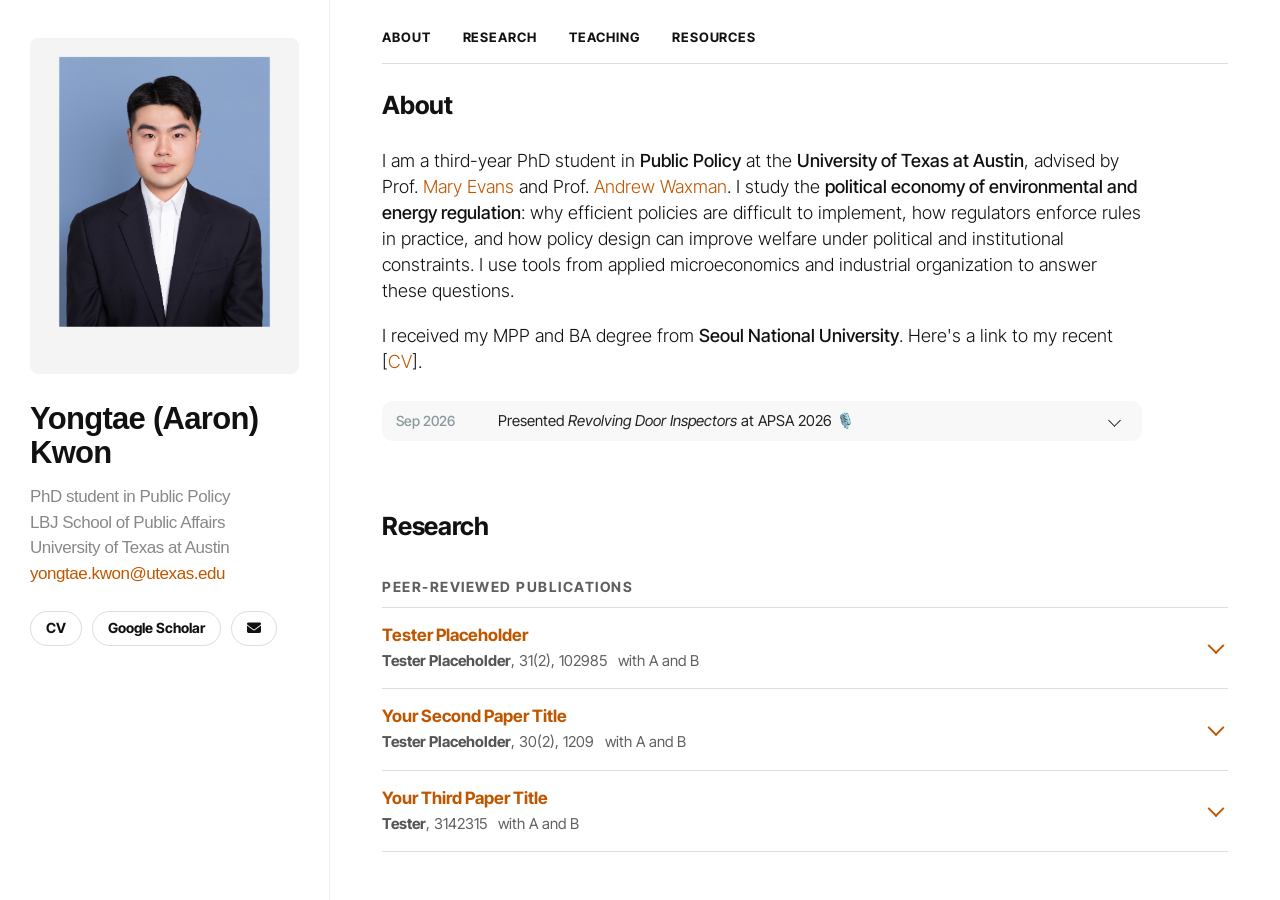
<file: index.html>
<!DOCTYPE html>
<html lang="en">

<head>
  <meta charset="UTF-8" />
  <meta name="viewport" content="width=device-width, initial-scale=1.0" />
  <link
  rel="stylesheet"
  href="https://cdnjs.cloudflare.com/ajax/libs/font-awesome/6.5.2/css/all.min.css"
  />

  <link
    rel="icon"
    type="image/png"
    href="./assets/favicon.png"
  />

  <title>Yongtae (Aaron) Kwon</title>

  <link rel="stylesheet" href="style.css" />
</head>

<body>

  <main class="page">

    <!-- =====================================================
         LEFT PROFILE PANEL
    ====================================================== -->

    <header class="hero">

      <!-- Profile Photo -->

      <div class="photo-wrap">
        <img
          src="assets/profile2.png"
          alt="Profile photo"
          class="profile-photo"
        />
      </div>


      <!-- Intro / Credentials -->

      <div class="intro">

        <h1>
          Yongtae (Aaron) Kwon
        </h1>

        <p class="role">
          PhD student in Public Policy
        </p>

        <p class="institution">
          LBJ School of Public Affairs
        </p>

        <p class="institution">
          University of Texas at Austin
        </p>
        <p class="institution">
          <a href="mailto:yongtae.kwon@utexas.edu">yongtae.kwon@utexas.edu</a>    
        </p>



        <!-- Contact Buttons -->

        <div class="contact">

          <div class="contact-buttons">

            <a
              class="contact-button"
              href="assets/Yongtae_Kwon_CV.pdf"
              target="_blank"
              rel="noopener"
            >
              CV
            </a>

            <a
              class="contact-button"
              href="https://scholar.google.com/..."
              target="_blank"
              rel="noopener"
            >
              Google Scholar
            </a>

 <a
              class="contact-button"
              href="mailto:yongtae.kwon@utexas.edu"
              target="_blank"
              rel="noopener"
            >
         <i class="fa-solid fa-envelope"></i>
            </a>
          
            
          </div>

        </div>

      </div>

    </header>


    <!-- =====================================================
         RIGHT SCROLLABLE CONTENT PANEL
    ====================================================== -->

    <div class="content-panel slate home-slate">


      <!-- ===================================================
           NAVIGATION
      ==================================================== -->

<nav class="nav">
  <a href="#about">About</a>
  <a href="#research">Research</a>
  <a href="#teaching">Teaching</a>
  <a href="resources.html">Resources</a>
</nav>


      <!-- ===================================================
           BIO
      ==================================================== -->

      <section id="about">
         <h2>
          About
        </h2>
        <p>
         I am a third-year PhD student in <strong>Public Policy</strong> at the
          <strong>University of Texas at Austin</strong>, advised by Prof.
          <a
            href="https://sites.google.com/view/mfranevans"
            title="Mary Evans"
            target="_blank"
            rel="noopener"
          >
            Mary Evans
          </a>
          and Prof.
          <a
            href="https://www.andrewrwaxman.com"
            title="Andrew Waxman"
            target="_blank"
            rel="noopener"
          >
            Andrew Waxman</a>.

          I study the <strong>political economy of environmental and energy regulation</strong>:
          why efficient policies are difficult to implement, how regulators
          enforce rules in practice, and how policy design can improve welfare
          under political and institutional constraints. I use tools from
          applied microeconomics and industrial organization to
          answer these questions.
        </p>

        <p>
          I received my MPP and BA degree from <strong>Seoul National University</strong>.
          Here's a link to my recent
          [<a
            href="assets/CV_Aug_2026.pdf"
            title="CV"
            target="_blank"
            rel="noopener"
          >CV</a>].
        </p>



<!-- Compact expandable updates, inside About -->

<details class="news-accordion">

  <summary class="news-summary">
       <span class="news-date">Sep 2026</span>
      <span class="news-text">
        Presented <i>Revolving Door Inspectors</i> at APSA 2026 🎙️
      </span>
    <span class="news-chevron" aria-hidden="true"></span>
  </summary>

  <!-- NOTE THAT ONLY FOR THE FIRST NEWS, SAME THING ENTERS TWICE / CUT AT </SPAN> -->
  <div class="news-expanded">
    <div class="news-entry">
      <span class="news-date">Sep 2026</span>
      <span class="news-text">
        Presented <i>Revolving Door Inspectors</i> at APSA 2026 🎙️
      </span>
    </div>
    
    <div class="news-entry">
      <span class="news-date">Apr 2026</span>
      <span class="news-text">
        Poster session for UT Energy Week 2026 📃
      </span>
    </div>

    <div class="news-entry">
      <span class="news-date">Nov 2025</span>
      <span class="news-text">
        Presented at LBJ School's Sack Lunch Seminar 👝
      </span>
    </div>

  </div>

</details>

        
      </section>
      <!-- ===================================================
           RESEARCH
      ==================================================== -->

      <section id="research">

        <h2>
          Research
        </h2>


        <!-- =================================================
             PEER-REVIEWED PUBLICATIONS
        ================================================== -->

        <div class="research-group-title">
          Peer-Reviewed Publications
        </div>


        <div class="research-list">


          <!-- PAPER 1 -->

          <details class="research-item">

            <summary class="research-summary">

              <div class="research-title">

                <a
                  href="YOUR-PAPER-LINK"
                  target="_blank"
                  rel="noopener"
                >
                  Tester Placeholder
                </a>

              </div>


              <div class="research-meta">

                <span class="research-journal">
                  Tester Placeholder
                </span>

                <span class="research-citation">
                  , 31(2), 102985
                </span>

                <span class="research-authors">
                  with A and B
                </span>

              </div>

            </summary>


            <div class="research-abstract">

              <span class="research-abstract-label">
                Abstract
              </span>

              <p>
               Lorem Ipsum is simply dummy text of the printing and typesetting industry. Lorem Ipsum has been the industry's standard dummy text ever since 1966, when designers at Letraset and James Mosley, the librarian at St Bride Printing Library in London, took a 1914 Cicero translation and scrambled it to make dummy text for Letraset's Body Type sheets. It has survived not only many decades, but also the leap into electronic typesetting, remaining essentially unchanged. It was popularised thanks to these sheets and more recently with desktop publishing software like Aldus PageMaker and Microsoft Word including versions of Lorem Ipsum.
              </p>

      

    <!-- ADDITIONAL PAPER MATERIALS -->

    <div class="research-resource-links">

      <a
        class="research-resource-link"
        href="YOUR-UNGATED-PAPER-LINK"
        target="_blank"
        rel="noopener"
      >
        Ungated Paper
      </a>

      <a
        class="research-resource-link"
        href="YOUR-PREREGISTRATION-LINK"
        target="_blank"
        rel="noopener"
      >
        Pre-registration
      </a>

      <a
        class="research-resource-link"
        href="YOUR-REPLICATION-CODE-LINK"
        target="_blank"
        rel="noopener"
      >
        Replication Code
      </a>

      <a
        class="research-resource-link"
        href="YOUR-DATA-LINK"
        target="_blank"
        rel="noopener"
      >
        Data
      </a>

      <a
        class="research-resource-link"
        href="YOUR-APPENDIX-LINK"
        target="_blank"
        rel="noopener"
      >
        Appendix
      </a>

    </div>


              
            </div>

          </details>


          <!-- PAPER 2 -->

          <details class="research-item">

            <summary class="research-summary">

              <div class="research-title">

                <a
                  href="YOUR-PAPER-LINK"
                  target="_blank"
                  rel="noopener"
                >
                  Your Second Paper Title
                </a>

              </div>


              <div class="research-meta">

                <span class="research-journal">
                Tester Placeholder
                </span>

                <span class="research-citation">
                  , 30(2), 1209
                </span>

                <span class="research-authors">
                  with A and B
                </span>

              </div>

            </summary>


            <div class="research-abstract">

              <span class="research-abstract-label">
                Abstract
              </span>

              <p>
                Put your abstract here.
              </p>

            </div>

          </details>


          <!-- PAPER 3 -->

          <details class="research-item">

            <summary class="research-summary">

              <div class="research-title">

                <a
                  href="YOUR-PAPER-LINK"
                  target="_blank"
                  rel="noopener"
                >
                  Your Third Paper Title
                </a>

              </div>


              <div class="research-meta">

                <span class="research-journal">
                  Tester
                </span>

                <span class="research-citation">
                  , 3142315
                </span>

                <span class="research-authors">
                  with A and B
                </span>

              </div>

            </summary>


            <div class="research-abstract">

              <span class="research-abstract-label">
                Abstract
              </span>

              <p>
                Put your abstract here.
              </p>

            </div>

          </details>

        </div>


        <!-- =================================================
             WORKING PAPERS
        ================================================== -->

        <div class="research-group-title">
          Working Papers
        </div>


        <div class="research-list">


          <!-- WORKING PAPER 1 -->

          <details class="research-item">

            <summary class="research-summary">

              <div class="research-title">

                <a
                  href="YOUR-WORKING-PAPER-LINK"
                  target="_blank"
                  rel="noopener"
                >
                  Your Working Paper Title
                </a>

              </div>


              <div class="research-meta">

                <span class="research-journal">
                  Tester
                </span>

                <span class="research-citation">
                  , 21312312321
                </span>

                <span class="research-authors">
                  with A and B
                </span>

              </div>

            </summary>


            <div class="research-abstract">

              <span class="research-abstract-label">
                Abstract
              </span>

              <p>
                Put your abstract here.
              </p>

            </div>

          </details>

        </div>


        <!-- =================================================
             WORK IN PROGRESS
        ================================================== -->

        <div class="research-group-title">
          Work in Progress
        </div>


        <div class="research-list">


          <!-- WIP 1 -->

          <details class="research-item">

            <summary class="research-summary">

              <div class="research-title">


                <a
  href="#"
  onclick="return false;"
>
  Your Work in Progress Title
</a>

              </div>


              <div class="research-meta">

                <span class="research-journal">
                  Placeholder
                </span>

                <span class="research-citation">
                  , 12321312
                </span>

                <span class="research-authors">
                  with A and B 
                </span>

                <span class="research-status">
                Under Review
                </span>

              </div>

            </summary>


            <div class="research-abstract">

              <span class="research-abstract-label">
                Abstract
              </span>

              <p>
                Put your abstract here.
              </p>

            </div>

          </details>

        </div>

      </section>


      <!-- ===================================================
           TEACHING
      ==================================================== -->
<section id="teaching">

  <h2>Teaching</h2>

  <div class="teaching-courses">

    <!-- COURSE 1 -->
    <div class="teaching-course">

      <div class="teaching-semesters">

        <a
          class="semester-link"
          href="YOUR-LINK-FOR-SPRING-2026"
          target="_blank"
          rel="noopener"
        >
          Spring 2026
        </a>

        <a
          class="semester-link"
          href="YOUR-LINK-FOR-FALL-2025"
          target="_blank"
          rel="noopener"
        >
          Fall 2025
        </a>

        <a
          class="semester-link"
          href="YOUR-LINK-FOR-SPRING-2025"
          target="_blank"
          rel="noopener"
        >
          Spring 2025
        </a>

      </div>

      <div class="teaching-info">

        <h3 class="teaching-title">
          PA 399K: Applied Economics for Policy Analysis
        </h3>

        <p class="teaching-description">
          Master's · Teaching Assistant
        </p>

      </div>

    </div>


    <!-- COURSE 2 -->
    <div class="teaching-course">

      <div class="teaching-semesters">

        <a
          class="semester-link"
          href="YOUR-LINK"
          target="_blank"
          rel="noopener"
        >
          Fall 2024
        </a>

      </div>

      <div class="teaching-info">

        <h3 class="teaching-title">
          COURSE 000: Another Course
        </h3>

        <p class="teaching-description">
          Undergraduate · Teaching Assistant
        </p>

      </div>

    </div>

  </div>

</section>


    </div>

  </main>

</body>

</html>
</file>
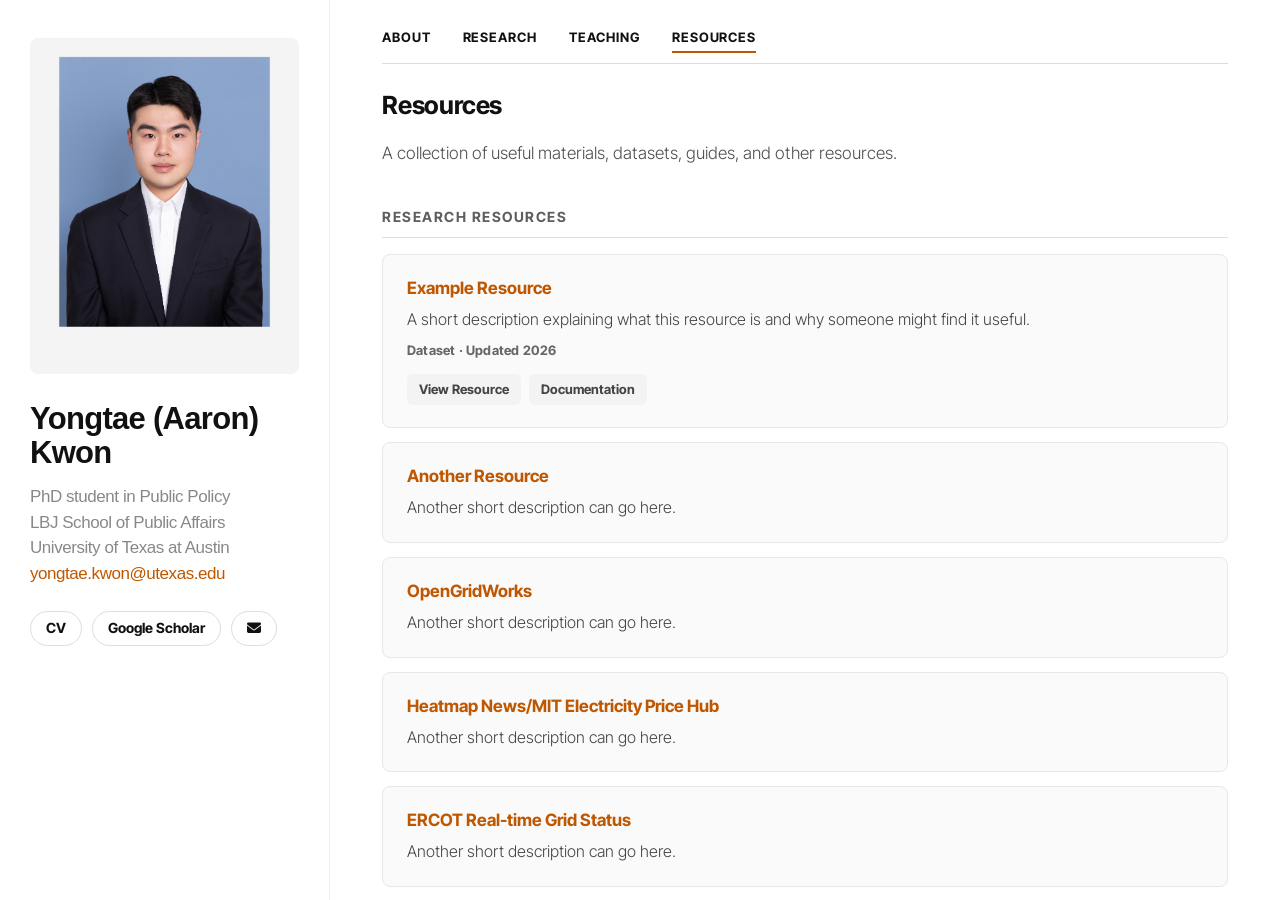
<file: resources.html>
<!DOCTYPE html>
<html lang="en">

<head>
  <meta charset="UTF-8" />
  <meta name="viewport" content="width=device-width, initial-scale=1.0" />
  <link
  rel="stylesheet"
  href="https://cdnjs.cloudflare.com/ajax/libs/font-awesome/6.5.2/css/all.min.css"
  />

  <link
    rel="icon"
    type="image/png"
    href="./assets/favicon.png"
  />

  <title>Yongtae (Aaron) Kwon</title>

  <link rel="stylesheet" href="style.css" />
</head>

<body>

  <main class="page">

    <!-- =====================================================
         LEFT PROFILE PANEL
    ====================================================== -->

    <header class="hero">

      <!-- Profile Photo -->

      <div class="photo-wrap">
        <img
          src="assets/profile2.png"
          alt="Profile photo"
          class="profile-photo"
        />
      </div>


      <!-- Intro / Credentials -->

      <div class="intro">

        <h1>
          Yongtae (Aaron) Kwon
        </h1>

        <p class="role">
          PhD student in Public Policy
        </p>

        <p class="institution">
          LBJ School of Public Affairs
        </p>

        <p class="institution">
          University of Texas at Austin
        </p>
        <p class="institution">
          <a href="mailto:yongtae.kwon@utexas.edu">yongtae.kwon@utexas.edu</a>    
        </p>



        <!-- Contact Buttons -->

        <div class="contact">

          <div class="contact-buttons">

            <a
              class="contact-button"
              href="assets/Yongtae_Kwon_CV.pdf"
              target="_blank"
              rel="noopener"
            >
              CV
            </a>

            <a
              class="contact-button"
              href="https://scholar.google.com/..."
              target="_blank"
              rel="noopener"
            >
              Google Scholar
            </a>

 <a
              class="contact-button"
              href="mailto:yongtae.kwon@utexas.edu"
              target="_blank"
              rel="noopener"
            >
         <i class="fa-solid fa-envelope"></i>
            </a>
          
            
          </div>

        </div>

      </div>

    </header>


    <!-- =====================================================
         RIGHT SCROLLABLE CONTENT PANEL — RESOURCES
    ====================================================== -->

    <div class="content-panel slate resources-slate">

      <nav class="nav">
        <a href="/#about">About</a>
        <a href="/#research">Research</a>
        <a href="/#teaching">Teaching</a>
        <a href="/resources.html" aria-current="page">Resources</a>
      </nav>
      
      <section id="resources">

        <h2>Resources</h2>

        <p class="resources-intro">
          A collection of useful materials, datasets, guides, and other resources.
        </p>

        <!-- =========================================
             RESEARCH RESOURCES
        ========================================== -->

        <div class="resource-group">

          <h3 class="resource-group-title">
            Research Resources
          </h3>

          <ul class="resource-list">

            <!-- RESOURCE 1 -->
            <li class="resource-card">

              <h4 class="resource-title">
                <a href="#">
                  Example Resource
                </a>
              </h4>

              <p class="resource-description">
                A short description explaining what this resource is
                and why someone might find it useful.
              </p>

              <p class="resource-meta">
                Dataset · Updated 2026
              </p>

              <div class="resource-actions">
                <a class="resource-button" href="#">
                  View Resource
                </a>

                <a class="resource-button" href="#">
                  Documentation
                </a>
              </div>

            </li>

            <!-- RESOURCE 2 -->
            <li class="resource-card">

              <h4 class="resource-title">
                <a href="#">
                  Another Resource
                </a>
              </h4>

              <p class="resource-description">
                Another short description can go here.
              </p>

            </li>
            
            <!-- RESOURCE XX -->
            <li class="resource-card">
              <h4 class="resource-title">
                  <a href="https://opengridworks.com/">
                  OpenGridWorks
                  </a>
              </h4>
              <p class="resource-description">
                Another short description can go here.
              </p>
            </li>

            <!-- RESOURCE XX -->
            <li class="resource-card">
              <h4 class="resource-title">
                  <a href="https://electricity.heatmap.news">
                  Heatmap News/MIT Electricity Price Hub
                  </a>
              </h4>
              <p class="resource-description">
                Another short description can go here.
              </p>
            </li>

            <!-- RESOURCE XX -->
            <li class="resource-card">
              <h4 class="resource-title">
                  <a href="https://www.ercot.com">
                  ERCOT Real-time Grid Status
                  </a>
              </h4>
              <p class="resource-description">
                Another short description can go here.
              </p>
            </li>

            <!-- RESOURCE XX -->
            <li class="resource-card">
              <h4 class="resource-title">
                  <a href="https://usenergydata.org">
                  US Energy Data 
                  </a>
              </h4>
              <p class="resource-description">
                 Institute for Progress and Arnold Ventures
              </p>
            </li>

            <!-- RESOURCE XX -->
            <li class="resource-card">
              <h4 class="resource-title">
                  <a href="https://store.steampowered.com/app/2429930/Power_Network_Tycoon/">
                  Power Network Tycoon
                  </a>
              </h4>
              <p class="resource-description">
                 ..
              </p>
            </li>



            
          </ul>

        </div>

        <!-- =========================================
             TEACHING RESOURCES
        ========================================== -->

        <div class="resource-group">

          <h3 class="resource-group-title">
            Teaching Resources
          </h3>

          <ul class="resource-list">

            <!-- RESOURCE 1 -->
            <li class="resource-card">

              <h4 class="resource-title">
                <a href="#">
                  Example Teaching Resource
                </a>
              </h4>

              <p class="resource-description">
                Description of the teaching material.
              </p>

              <div class="resource-actions">
                <a class="resource-button" href="#">
                  View
                </a>
              </div>

            </li>

          </ul>

        </div>

      </section>

    </div>

  </main>

</body>

</html>
</file>
<file: style.css>
@import url('https://fonts.googleapis.com/css2?family=Inter+Tight:wght@400;500;700&display=swap');

:root {
  --text: #111111;
  --muted: #777777;
  --credential: #777777;

  --link: #BF5700;
  --link-soft: rgba(191, 87, 0, 0.08);

  --border: #dddddd;
  --bg: #ffffff;

  --research-line: #dedede;

  --sidebar-width: 330px;

  /* Teaching */
  --teaching-box: #f3f3f3;
  --teaching-box-text: #444444;
  --teaching-hover: #07182d;
  --teaching-line: #eeeeee;

  /* Resources */
  --resource-card-bg: #fafafa;
  --resource-card-border: #e7e7e7;
  --resource-meta: #666666;
}

/* =========================================================
   GLOBAL
========================================================= */

* {
  box-sizing: border-box;
}

html {
  scroll-behavior: smooth;
}

html,
body {
  margin: 0;
  width: 100%;
  height: 100%;
}

body {
  overflow: hidden;

  background: var(--bg);
  color: var(--text);

  font-family: "Inter Tight", Varta, sans-serif;
  font-size: 18px;
  font-weight: 300;
  line-height: 1.45;
  -webkit-font-smoothing: antialiased;
}

/* =========================================================
   MAIN TWO-COLUMN ARCHITECTURE
   Used by BOTH index.html and resources.html
========================================================= */

.page {
  display: grid;
  grid-template-columns: var(--sidebar-width) minmax(0, 1fr);

  width: 100%;
  max-width: 1280px;
  height: 100vh;

  margin: 0 auto;
  padding: 0;
}

/* =========================================================
   LEFT PROFILE PANEL
========================================================= */

.hero {
  display: flex;
  flex-direction: column;

  width: 100%;
  height: 100vh;

  padding: 38px 30px 40px;

  overflow-y: auto;

  border-right: 1px solid #eeeeee;

  background: #ffffff;
}

/* =========================================================
   PROFILE PHOTO
========================================================= */

.photo-wrap {
  width: 100%;
  max-width: 270px;

  aspect-ratio: 4 / 5;

  margin: 0 0 28px;

  padding: 0;

  overflow: hidden;

  border-radius: 8px;

  background: #f4f4f4;
}

.profile-photo {
  display: block;

  width: 100%;
  height: 100%;

  object-fit: cover;
  object-position: center top;

  border-radius: 8px;
}

/* =========================================================
   INTRO
========================================================= */

.intro {
  width: 100%;
}

/* =========================================================
   NAME
========================================================= */

h1 {
  margin: 0 0 17px;

  font-family:
    "Helvetica Neue",
    Helvetica,
    Arial,
    sans-serif;

  font-size: 31px;
  font-weight: 700;

  line-height: 1.08;

  letter-spacing: -0.7px;

  color: var(--text);
}

/* =========================================================
   CREDENTIALS
========================================================= */
.role,
.institution {
  margin: 0 0 3.5px;

  font-family:
    "Helvetica Neue",
    Helvetica,
    Arial,
    sans-serif;

  font-size: 17px;
  font-weight: 400;

  line-height: 1.30;
  letter-spacing: -0.45px;

  color: #888888;

  -webkit-font-smoothing: antialiased;
}

.institution:last-of-type {
  margin-bottom: 0;
}

/* =========================================================
   LEFT PANEL CONTACT / BUTTON AREA
========================================================= */

.contact {
  margin: 26px 0 0;

  font-family: "Inter Tight", Varta, sans-serif;
}

/* =========================================================
   CONTACT BUTTONS
========================================================= */

.contact-buttons {
  display: flex;
  flex-direction: row;
  flex-wrap: wrap;
  align-items: center;

  gap: 10px;

  width: 100%;
  margin-top: 0;
}

.contact-button,
.contact-button:visited {
  display: inline-block;

  padding: 8px 15px;

  border: 1.5px solid var(--border);
  border-radius: 999px;

  background: #ffffff;

  color: var(--text) !important;

  font-family: "Inter Tight", Varta, sans-serif;
  font-size: 14px;
  font-weight: 700;

  line-height: 1.2;

  text-decoration: none !important;

  cursor: pointer;

  transition:
    border-color 0.18s ease,
    background-color 0.18s ease,
    color 0.18s ease;
}

.contact-button:hover {
  border-color: var(--link);

  background: var(--link-soft);

  color: var(--link) !important;

  text-decoration: none !important;
}

.contact-button:focus-visible {
  outline: 2px solid var(--link);
  outline-offset: 3px;
}

.contact-button:active {
  border-color: var(--link);

  background: rgba(191, 87, 0, 0.12);

  color: var(--link) !important;
}

/* =========================================================
   GENERAL LINKS
========================================================= */

a,
a:visited,
a:active {
  color: var(--link);

  text-decoration: none;
}

a:hover {
  color: var(--link);

  text-decoration: underline;
}

/* =========================================================
   RIGHT CONTENT PANEL / SLATE
========================================================= */

.content-panel,
.slate {
  position: relative;

  min-width: 0;
  height: 100vh;

  overflow-y: auto;
  overflow-x: hidden;

  padding: 0 52px 80px;

  background: var(--bg);

  scroll-behavior: smooth;
}

/*
  Optional semantic class:
  <main class="content-panel slate home-slate">...</main>
  <main class="content-panel slate resources-slate">...</main>
*/

.home-slate,
.resources-slate {
  min-width: 0;
}

/* =========================================================
   STICKY NAVIGATION
========================================================= */

.nav {
  position: sticky;
  top: 0;
  z-index: 100;

  display: flex;
  align-items: center;
  flex-wrap: wrap;

  gap: 32px;

  margin: 0 0 26px;

  padding: 26px 0 10px;

  border-bottom: 1px solid var(--border);

  background: rgba(255, 255, 255, 0.96);

  backdrop-filter: blur(8px);

  font-family: "Inter Tight", Varta, sans-serif;
}

.nav a,
.nav a:visited,
.nav a:active {
  position: relative;

  display: inline-block;

  padding: 5px 0 9px;

  color: var(--text) !important;

  font-family: "Inter Tight", Varta, sans-serif;

  font-size: 13px;
  font-weight: 700;

  line-height: 1;

  letter-spacing: 0.9px;

  text-transform: uppercase;

  white-space: nowrap;

  text-decoration: none !important;
}

.nav a::after {
  content: "";

  position: absolute;

  left: 0;
  bottom: 0;

  width: 100%;
  height: 2px;

  background: var(--link);

  transform: scaleX(0);
  transform-origin: left center;

  transition: transform 0.18s ease;
}

.nav a:hover {
  color: var(--text) !important;

  text-decoration: none !important;
}

.nav a:hover::after,
.nav a:focus-visible::after,
.nav a[aria-current="page"]::after,
.nav a[aria-current="location"]::after {
  transform: scaleX(1);
}

.nav a:focus-visible {
  outline: none;
}

/* =========================================================
   ALL SECTIONS
========================================================= */

section {
  display: block;

  width: 100%;

  margin: 0 0 70px;

  padding: 0;

  font-family: "Inter Tight", Varta, sans-serif;

  scroll-margin-top: 100px;
}

/* =========================================================
   SECTION HEADINGS
========================================================= */

section > h2,
h2 {
  width: 100%;

  margin: 0 0 28px;

  padding: 0;

  border: none;

  font-family: "Inter Tight", Varta, sans-serif;

  font-size: 25px;
  font-weight: 700;

  line-height: 1.2;

  letter-spacing: -0.2px;

  color: var(--text);
}

h3 {
  font-family: "Inter Tight", Varta, sans-serif;

  font-size: 18px;
  font-weight: 400;

  line-height: 1.35;

  margin: 0 0 4px;
}

/* =========================================================
   BIO
========================================================= */

#about {
  font-family: "Inter Tight", Varta, sans-serif;
}

#about > p {
  max-width: 760px;
}

#about p:first-of-type {
  margin-top: 0;
}

/* =========================================================
   BIO GRID
========================================================= */

.bio-grid {
  display: grid;

  grid-template-columns: 0.85fr 1.15fr;

  gap: 58px;

  margin-top: 70px;
}

/* =========================================================
   BIO COLUMN HEADINGS
========================================================= */

.bio-heading {
  margin: 0 0 20px;

  font-family: "Inter Tight", Varta, sans-serif;

  font-size: 14px;
  font-weight: 700;

  line-height: 1.2;

  letter-spacing: 1.5px;

  text-transform: uppercase;

  color: #5f5f5f;
}

/* =========================================================
   RESEARCH INTERESTS
========================================================= */

.bio-list {
  margin: 0;

  padding-left: 22px;
}

.bio-list li {
  margin-bottom: 13px;

  font-family: "Inter Tight", Varta, sans-serif;

  font-size: 17px;
  font-weight: 400;

  line-height: 1.4;

  color: var(--text);
}

/* =========================================================
   EDUCATION
========================================================= */

.education-list {
  margin: 0;

  padding-left: 22px;
}

.education-list li {
  margin-bottom: 17px;

  font-family: "Inter Tight", Varta, sans-serif;

  font-size: 17px;

  line-height: 1.35;

  color: var(--text);
}

.degree-line {
  margin-bottom: 4px;
}

.degree-line strong {
  font-weight: 700;
}

.school-line {
  color: #666666;

  font-size: 16px;

  line-height: 1.35;
}

/* =========================================================
   RESEARCH
========================================================= */

#research {
  font-family: "Inter Tight", Varta, sans-serif;
}

/* =========================================================
   RESEARCH SUBSECTION TITLES
========================================================= */

.research-group-title {
  margin: 58px 0 0;

  padding-bottom: 11px;

  border-bottom: 1px solid var(--research-line);

  color: #5f5f5f;

  font-family: "Inter Tight", Varta, sans-serif;

  font-size: 14px;
  font-weight: 700;

  line-height: 1.2;

  letter-spacing: 1.5px;

  text-transform: uppercase;
}

#research > h2 + .research-group-title {
  margin-top: 38px;
}

/* =========================================================
   RESEARCH LIST
========================================================= */

.research-list {
  width: 100%;

  margin: 0;

  padding: 0;

  border-top: none;
}

/* =========================================================
   RESEARCH ITEM
========================================================= */

.research-item {
  margin: 0;

  border: none;
  border-bottom: 1px solid var(--research-line);

  background: transparent;
}

.research-item > summary {
  list-style: none;
}

.research-item > summary::-webkit-details-marker {
  display: none;
}

/* =========================================================
   RESEARCH SUMMARY
========================================================= */

.research-summary {
  position: relative;

  display: block;

  width: 100%;

  padding: 16px 42px 16px 0;

  cursor: pointer;

  user-select: none;
}

/* =========================================================
   PAPER TITLE
========================================================= */

.research-title {
  margin: 0 0 3px;

  font-family: "Inter Tight", Varta, sans-serif;

  font-size: 17px;
  font-weight: 700;

  line-height: 1.35;
}

.research-title a,
.research-title a:visited {
  color: var(--link);

  text-decoration: none;
}

.research-title a:hover {
  color: var(--link);

  text-decoration: underline;
  text-underline-offset: 3px;
}

/* =========================================================
   RESEARCH META
========================================================= */

.research-meta {
  display: flex;
  flex-wrap: wrap;

  align-items: baseline;

  gap: 0;

  margin: 0;

  color: #606060;

  font-family: "Inter Tight", Varta, sans-serif;

  font-size: 15px;
  font-weight: 400;

  line-height: 1.5;
}

.research-journal {
  color: #555555;

  font-weight: 700;
}

.research-citation {
  color: #606060;

  font-weight: 400;
}

.research-authors {
  margin-left: 11px;

  color: #606060;

  font-weight: 400;
}

.research-year,
.research-separator {
  display: none;
}

/* =========================================================
   RESEARCH STATUS BADGE
========================================================= */

.research-status {
  display: inline-block;

  margin-left: 16px;
  padding: 5px 10px;

  border-radius: 5px;

  background: var(--link-soft);

  color: var(--link);

  font-family: "Inter Tight", Varta, sans-serif;

  font-size: 12px;
  font-weight: 700;

  line-height: 1;

  letter-spacing: 1px;
  text-transform: uppercase;

  white-space: nowrap;

  vertical-align: middle;
}

/* =========================================================
   CHEVRON
========================================================= */

.research-summary::after {
  content: "";

  position: absolute;

  top: 50%;
  right: 6px;

  width: 10px;
  height: 10px;

  border-right: 2.5px solid var(--link);
  border-bottom: 2.5px solid var(--link);

  transform: translateY(-70%) rotate(45deg);

  transform-origin: center;

  transition: transform 0.18s ease;
}

.research-item[open] > .research-summary::after {
  transform: translateY(-25%) rotate(225deg);
}

/* =========================================================
   ABSTRACT
========================================================= */

.research-abstract {
  margin: 0 0 24px;

  padding: 5px 22px 4px;

  border-left: 3px solid #eeeeee;

  color: #333333;

  font-family: "Inter Tight", Varta, sans-serif;

  font-size: 16px;
  font-weight: 400;

  line-height: 1.65;
}

.research-abstract-label {
  display: block;

  margin: 0 0 11px;

  color: #5d5d5d;

  font-size: 12px;
  font-weight: 700;

  line-height: 1;

  letter-spacing: 1.4px;

  text-transform: uppercase;
}

.research-abstract p {
  margin: 0;
}

/* =========================================================
   OPTIONAL RESEARCH LINKS
========================================================= */

.research-links {
  display: flex;
  flex-wrap: wrap;

  gap: 12px;

  margin-top: 14px;
}

.research-links a {
  color: var(--link);

  font-size: 14px;
  font-weight: 700;

  text-decoration: none;
}

.research-links a:hover {
  text-decoration: underline;
}

/* =========================================================
   TEACHING
========================================================= */

#teaching {
  font-family: "Inter Tight", Varta, sans-serif;
}

.teaching-courses {
  width: 100%;

  margin: 0;
  padding: 0;

  border-top: 1px solid var(--teaching-line);
}

.teaching-course {
  display: grid;

  grid-template-columns: 165px minmax(0, 1fr);

  gap: 24px;

  padding: 28px 0;

  border-bottom: 1px solid var(--teaching-line);
}

/* =========================================================
   SEMESTER COLUMN
========================================================= */

.teaching-semesters {
  display: flex;
  flex-direction: column;

  gap: 9px;

  padding-right: 22px;

  border-right: 3px solid #eeeeee;
}

.semester-link,
.semester-link:visited {
  display: block;

  width: 100%;

  padding: 8px 12px;

  border-radius: 5px;

  background: var(--teaching-box);

  color: var(--teaching-box-text) !important;

  font-family: "Inter Tight", Varta, sans-serif;

  font-size: 14px;
  font-weight: 700;

  line-height: 1.15;

  text-align: center;

  text-decoration: none !important;

  white-space: nowrap;

  transition:
    background-color 0.16s ease,
    color 0.16s ease;
}

.semester-link:hover {
  background: var(--teaching-hover);

  color: #ffffff !important;

  text-decoration: none !important;
}

.semester-link:focus-visible {
  outline: 2px solid var(--teaching-hover);
  outline-offset: 2px;
}

/* =========================================================
   COURSE INFORMATION
========================================================= */

.teaching-info {
  min-width: 0;

  padding: 2px 0 0;
}

.teaching-title {
  margin: 0 0 7px;

  color: var(--text);

  font-family: "Inter Tight", Varta, sans-serif;

  font-size: 18px;
  font-weight: 700;

  line-height: 1.35;
}

.teaching-description {
  margin: 0;

  color: #4f4f4f;

  font-family: "Inter Tight", Varta, sans-serif;

  font-size: 16px;
  font-weight: 400;

  line-height: 1.45;
}

.teaching-description a,
.teaching-description a:visited {
  color: inherit;

  text-decoration: underline;

  text-decoration-color: #aaaaaa;
  text-underline-offset: 3px;
}

.teaching-description a:hover {
  color: var(--link);

  text-decoration-color: var(--link);
}

/* =========================================================
   RESEARCH RESOURCE LINKS
   e.g. Pre-registration, Replication Code, Ungated Paper
========================================================= */

.research-resource-links {
  display: flex;
  flex-wrap: wrap;

  gap: 8px;

  margin-top: 18px;
}

.research-resource-link,
.research-resource-link:visited {
  display: inline-block;

  padding: 8px 12px;

  border-radius: 5px;

  background: var(--teaching-box);

  color: var(--teaching-box-text) !important;

  font-family: "Inter Tight", Varta, sans-serif;
  font-size: 13px;
  font-weight: 700;

  line-height: 1.15;

  text-align: center;
  text-decoration: none !important;

  white-space: nowrap;

  transition:
    background-color 0.16s ease,
    color 0.16s ease;
}

.research-resource-link:hover {
  background: var(--teaching-hover);

  color: #ffffff !important;

  text-decoration: none !important;
}

.research-resource-link:focus-visible {
  outline: 2px solid var(--teaching-hover);
  outline-offset: 2px;
}

/* =========================================================
   RESOURCES SLATE
   Used on resources.html
========================================================= */

#resources {
  max-width: 860px;
}

.resources-intro {
  max-width: 760px;

  margin: -8px 0 42px;

  color: #4f4f4f;

  font-size: 17px;
  line-height: 1.6;
}

.resource-group {
  margin: 0 0 54px;
}

.resource-group-title {
  margin: 0 0 16px;

  padding-bottom: 11px;

  border-bottom: 1px solid var(--research-line);

  color: #5f5f5f;

  font-size: 14px;
  font-weight: 700;

  line-height: 1.2;

  letter-spacing: 1.5px;

  text-transform: uppercase;
}

.resource-list {
  display: grid;
  grid-template-columns: 1fr;

  gap: 14px;

  margin: 0;
  padding: 0;

  list-style: none;
}

.resource-card {
  padding: 22px 24px;

  border: 1px solid var(--resource-card-border);
  border-radius: 8px;

  background: var(--resource-card-bg);

  transition:
    border-color 0.16s ease,
    background-color 0.16s ease,
    transform 0.16s ease;
}

.resource-card:hover {
  border-color: #d2d2d2;

  background: #ffffff;

  transform: translateY(-1px);
}

.resource-title {
  margin: 0 0 7px;

  font-size: 17px;
  font-weight: 700;

  line-height: 1.35;
}

.resource-title a,
.resource-title a:visited {
  color: var(--link);

  text-decoration: none;
}

.resource-title a:hover {
  text-decoration: underline;
  text-underline-offset: 3px;
}

.resource-description {
  margin: 0;

  color: #444444;

  font-size: 16px;
  line-height: 1.55;
}

.resource-meta {
  margin: 10px 0 0;

  color: var(--resource-meta);

  font-size: 13px;
  font-weight: 700;

  line-height: 1.35;

  letter-spacing: 0.2px;
}

.resource-actions {
  display: flex;
  flex-wrap: wrap;

  gap: 8px;

  margin-top: 15px;
}

.resource-button,
.resource-button:visited {
  display: inline-block;

  padding: 8px 12px;

  border-radius: 5px;

  background: var(--teaching-box);

  color: var(--teaching-box-text) !important;

  font-size: 13px;
  font-weight: 700;

  line-height: 1.15;

  text-decoration: none !important;

  transition:
    background-color 0.16s ease,
    color 0.16s ease;
}

.resource-button:hover {
  background: var(--teaching-hover);

  color: #ffffff !important;

  text-decoration: none !important;
}

.resource-button:focus-visible {
  outline: 2px solid var(--teaching-hover);
  outline-offset: 2px;
}

/* =========================================================
   TABLET
========================================================= */

@media (max-width: 900px) {

  :root {
    --sidebar-width: 280px;
  }

  .hero {
    padding: 30px 22px;
  }

  .photo-wrap {
    max-width: 235px;
  }

  h1 {
    font-size: 27px;
  }

  .role,
  .institution {
    font-size: 15px;
  }

  .content-panel,
  .slate {
    padding-left: 34px;
    padding-right: 34px;
  }

  .nav {
    gap: 22px;
  }

  .bio-grid {
    grid-template-columns: 1fr;

    gap: 34px;
  }

  .teaching-course {
    grid-template-columns: 145px minmax(0, 1fr);

    gap: 20px;
  }

  .teaching-semesters {
    padding-right: 18px;
  }

  .semester-link {
    font-size: 13px;
  }
}

/* =========================================================
   MOBILE
========================================================= */

@media (max-width: 680px) {

  html,
  body {
    height: auto;
  }

  body {
    overflow: visible;
  }

  .page {
    display: block;

    width: 100%;
    height: auto;
  }

  .hero {
    width: 100%;
    height: auto;

    padding: 24px;

    overflow: visible;

    border-right: none;
    border-bottom: 1px solid var(--border);
  }

  .photo-wrap {
    width: 220px;
    max-width: 100%;

    margin-bottom: 24px;
  }

  h1 {
    font-size: 27px;
  }

  .role,
  .institution {
    font-size: 15px;
  }

  .contact-buttons {
    flex-direction: row;
    flex-wrap: wrap;
  }

  .contact-button {
    font-size: 13px;

    padding: 8px 13px;
  }

  .content-panel,
  .slate {
    height: auto;

    overflow: visible;

    padding: 0 24px 60px;
  }

  .nav {
    top: 0;

    gap: 18px;

    margin-bottom: 38px;

    padding: 17px 0 12px;
  }

  .nav a {
    font-size: 12px;

    letter-spacing: 0.6px;
  }

  section {
    margin-bottom: 70px;

    scroll-margin-top: 75px;
  }

  section > h2,
  h2 {
    font-size: 23px;
  }

  .bio-grid {
    grid-template-columns: 1fr;

    gap: 34px;

    margin-top: 50px;
  }

  .bio-heading {
    font-size: 13px;
  }

  .bio-list li,
  .education-list li {
    font-size: 16px;
  }

  .school-line {
    font-size: 15px;
  }

  .research-group-title {
    margin-top: 42px;

    font-size: 13px;

    letter-spacing: 1.3px;
  }

  #research > h2 + .research-group-title {
    margin-top: 30px;
  }

  .research-summary {
    padding: 18px 32px 18px 0;
  }

  .research-title {
    font-size: 16px;
  }

  .research-meta {
    display: block;

    font-size: 14px;
  }

  .research-authors {
    display: block;

    margin-left: 0;
    margin-top: 3px;
  }

  .research-status {
    margin-left: 0;
    margin-top: 8px;
  }

  .research-abstract {
    padding: 4px 12px 3px 15px;

    font-size: 15px;
  }

  .teaching-course {
    display: block;

    padding: 24px 0;
  }

  .teaching-semesters {
    flex-direction: row;
    flex-wrap: wrap;

    gap: 8px;

    margin-bottom: 18px;
    padding-right: 0;
    padding-bottom: 18px;

    border-right: none;
    border-bottom: 2px solid #eeeeee;
  }

  .semester-link,
  .semester-link:visited {
    width: auto;

    min-width: 110px;

    padding: 8px 12px;

    font-size: 13px;
  }

  .teaching-info {
    padding-top: 0;
  }

  .teaching-title {
    font-size: 17px;
  }

  .teaching-description {
    font-size: 15px;
  }

  /* Resources */

  .resources-intro {
    margin-bottom: 32px;

    font-size: 16px;
  }

  .resource-group {
    margin-bottom: 44px;
  }

  .resource-group-title {
    font-size: 13px;

    letter-spacing: 1.3px;
  }

  .resource-card {
    padding: 19px 18px;
  }

  .resource-title {
    font-size: 16px;
  }

  .resource-description {
    font-size: 15px;
  }
}


/* =========================================================
   NEWS SECTION, COMPACT VER
========================================================= */

#about .news-accordion {
  width: 100%;
  max-width: 760px;
  margin-top: 26px;

  border-radius: 10px;
  background: #f8f8f8;
  overflow: hidden;

  font-family: "Inter Tight", Varta, sans-serif;
}

#about .news-summary {
  display: grid;
  grid-template-columns: 90px minmax(0, 1fr) 18px;
  align-items: center;
  gap: 12px;

  padding: 10px 14px;

  cursor: pointer;
  list-style: none;
}

#about .news-summary::-webkit-details-marker {
  display: none;
}

#about .news-date {
  color: #89999b;
  font-size: 14px;
  font-weight: 500;
  white-space: nowrap;
}

#about .news-text {
  color: #222222;
  font-size: 15px;
  font-weight: 400;
  line-height: 1.35;
}

#about .news-chevron {
  width: 9px;
  height: 9px;
  border-right: 1.5px solid #222;
  border-bottom: 1.5px solid #222;

  transform: rotate(45deg);
  transition: transform 0.2s ease;
}

#about .news-accordion[open] .news-chevron {
  transform: rotate(225deg);
}

/* Expanded entries */

#about .news-expanded {
  padding: 0 14px 8px;
}

#about .news-entry {
  display: grid;
  grid-template-columns: 90px minmax(0, 1fr);
  align-items: baseline;
  gap: 12px;

  padding: 9px 0;

  border-top: 1px dotted #c8d0d2;
}

/* The first expanded entry duplicates the summary.
   Hide it to avoid showing the same news twice. */

#about .news-expanded .news-entry:first-child {
  display: none;
}

/* Mobile */

@media (max-width: 680px) {
  #about .news-summary {
    grid-template-columns: 74px minmax(0, 1fr) 16px;
    gap: 9px;
    padding: 10px 12px;
  }

  #about .news-expanded {
    padding: 0 12px 8px;
  }

  #about .news-entry {
    grid-template-columns: 74px minmax(0, 1fr);
    gap: 9px;
    padding: 9px 0;
  }

  #about .news-date {
    font-size: 12px;
  }

  #about .news-text {
    font-size: 14px;
  }
}



#about strong {
  font-weight: 500;
}
</file>
